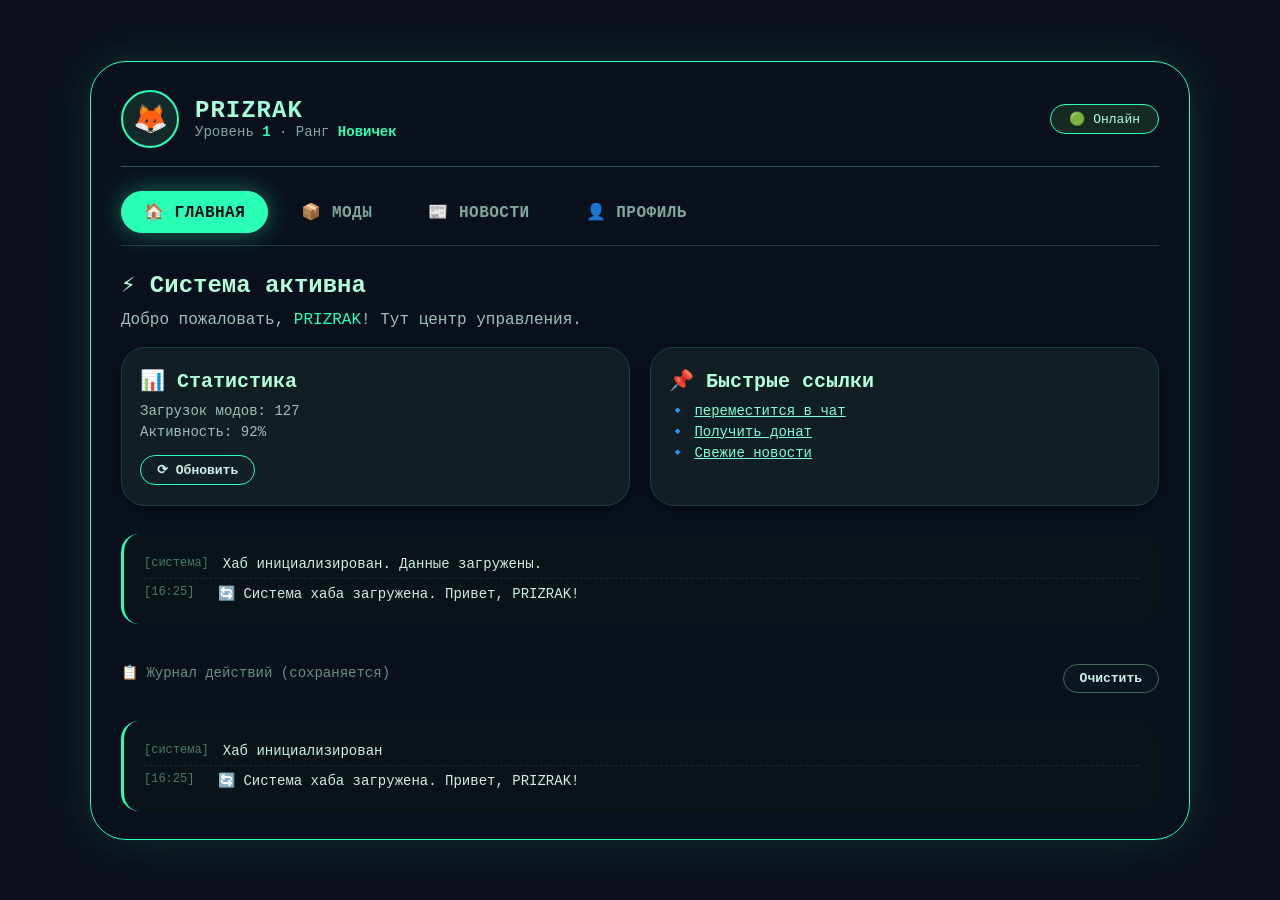
<file: darkpurple-main/darkpurple-main/darkglady/new.html>
<!DOCTYPE html>
<html lang="ru">
<head>
    <meta charset="UTF-8" />
    <meta name="viewport" content="width=device-width, initial-scale=1.0" />
    <link rel="stylesheet" href="css/style.css">
    <link rel="icon" href="img/i.ico" type="image/x-icon">
    <title>⚡ GLADY · Система Хаба</title>
</head>
<body>

    <div class="hub" id="app">

        <!-- Верхняя панель -->
        <div class="top-panel">
            <div class="user-block">
                <div class="avatar" id="avatarEmoji" title="Двойной клик — сменить аватар">🦊</div>
                <div class="user-info">
                    <div class="name" id="userName">PRIZRAK</div>
                    <div class="sub">Уровень <span id="userLevel">1</span> · Ранг <span id="userRank">новичек</span></div>
                </div>
            </div>
            <div class="badge-status" id="statusBadge">🟢 Онлайн</div>
        </div>

        <!-- НАВИГАЦИЯ (подсайты) -->
        <div class="nav-tabs">
            <button class="nav-tab active" data-page="main">🏠 Главная</button>
            <button class="nav-tab" data-page="mods">📦 Моды</button>
            <button class="nav-tab" data-page="news">📰 Новости</button>
            <button class="nav-tab" data-page="profile">👤 Профиль</button>
        </div>

        <!-- ======== СТРАНИЦЫ (подсайты) ======== -->

        <!-- ГЛАВНАЯ -->
        <div class="page active" id="page-main">
            <h2 style="color:#b3ffd9; margin-bottom:12px;">⚡ Система активна</h2>
            <p style="margin-bottom:18px; color:#a0c0b4;">Добро пожаловать, <span style="color:#2affb6;" id="greetName">Гипсик</span>! Тут центр управления.</p>
            <div class="grid-2">
                <div class="card">
                    <h3>📊 Статистика</h3>
                    <p>Загрузок модов: <span id="statDownloads">127</span></p>
                    <p>Активность: <span id="statActivity">92%</span></p>
                    <button class="btn btn-sm" id="refreshStatsBtn">⟳ Обновить</button>
                </div>
                <div class="card">
                    <h3>📌 Быстрые ссылки</h3>
                    <p>🔹 <a href="fornewdop/index.html" style="color:#7fffd4;" id="quickLink1">переместится в чат</a></p>
                    <p>🔹 <a href="fornewdop/shop.html" style="color:#7fffd4;" id="quickLink2">Получить донат</a></p>
                    <p>🔹 <a href="fornewdop/chatfornew.html" style="color:#7fffd4;" id="quickLink3">Свежие новости</a></p>
                </div>
            </div>
            <!-- мини-лог на главной -->
            <div class="log-box" id="mainLog">
                <div class="log-item"><span class="log-time">[система]</span> Хаб инициализирован. Данные загружены.</div>
            </div>
        </div>

        <!-- МОДЫ -->
        <div class="page" id="page-mods">
            <h2 style="color:#b3ffd9;">📦 Библиотека модов</h2>
            <p style="margin-bottom:16px; color:#8fb0a0;">Устанавливай, скачивай, управляй.</p>
            <div class="grid-2" id="modsContainer">
                <!-- карточки заполнятся из JS -->
            </div>
            <button class="btn" id="addModBtn">➕ Добавить мод</button>
        </div>
        <!-- НОВОСТИ -->
        <div class="page" id="page-news">
            <h2 style="color:#b3ffd9;">📰 Новостная лента</h2>
            <div id="newsContainer">
                <div class="card"><h3>🔹 сервер открывается</h3><p>переработан саит сервер и моды </p></div>
                <div class="card"><h3>🔹 Скидки на донат</h3><p>До конца недели все пожертвования удваиваются!</p></div>
                <div class="card"><h3>🔹 remyra в топе</h3><p>Наш проект вошёл в топ-10 по модам.</p></div>
            </div>
            <button class="btn btn-sm" id="addNewsBtn">➕ Добавить новость</button>
        </div>

        <!-- ПРОФИЛЬ -->
        <div class="page" id="page-profile">
            <h2 style="color:#b3ffd9;">👤 Профиль</h2><div style="display:flex; flex-wrap:wrap; gap:30px; margin:18px 0;">
                <div>
                    <p><strong>Имя:</strong> <span id="profileName">PRIZRAK</span></p>
                    <p><strong>Уровень:</strong> <span id="profileLevel">1</span></p>
                    <p><strong>Ранг:</strong> <span id="profileRank">новичек</span></p>
                    <p><strong>Всего действий:</strong> <span id="profileActions">1</span></p>
                </div>
                <div>
                    <p><strong>Дата регистрации:</strong> <span id="profileDate">2026-01-15</span></p>
                    <p><strong>Модов установлено:</strong> <span id="profileModsCount">8</span></p>
                    <button class="btn btn-sm" id="changeNameBtn">✏️ Сменить имя</button>
                    <button class="btn btn-sm" id="resetProfileBtn" style="border-color:#ff6b6b; color:#ff8a8a;">🔄 Сброс</button>
                </div>
            </div>
        </div>

        <!-- ===== ОБЩИЙ ЛОГ ДЕЙСТВИЙ (сохраняется) ===== -->
        <div style="margin-top:28px;">
            <div style="display:flex; justify-content:space-between; align-items:center; margin-bottom:6px;">
                <span style="color:#6a8f7a; font-size:14px;">📋 Журнал действий (сохраняется)</span>
                <button class="btn btn-sm" id="clearLogBtn" style="border-color:#4a6a5a;">Очистить</button>
            </div>
            <div class="log-box" id="globalLog">
                <!-- заполняется из localStorage -->
            </div>
        </div>
    </div>
    <script src="js/script.js"></script>
</body>
</html>
</file>
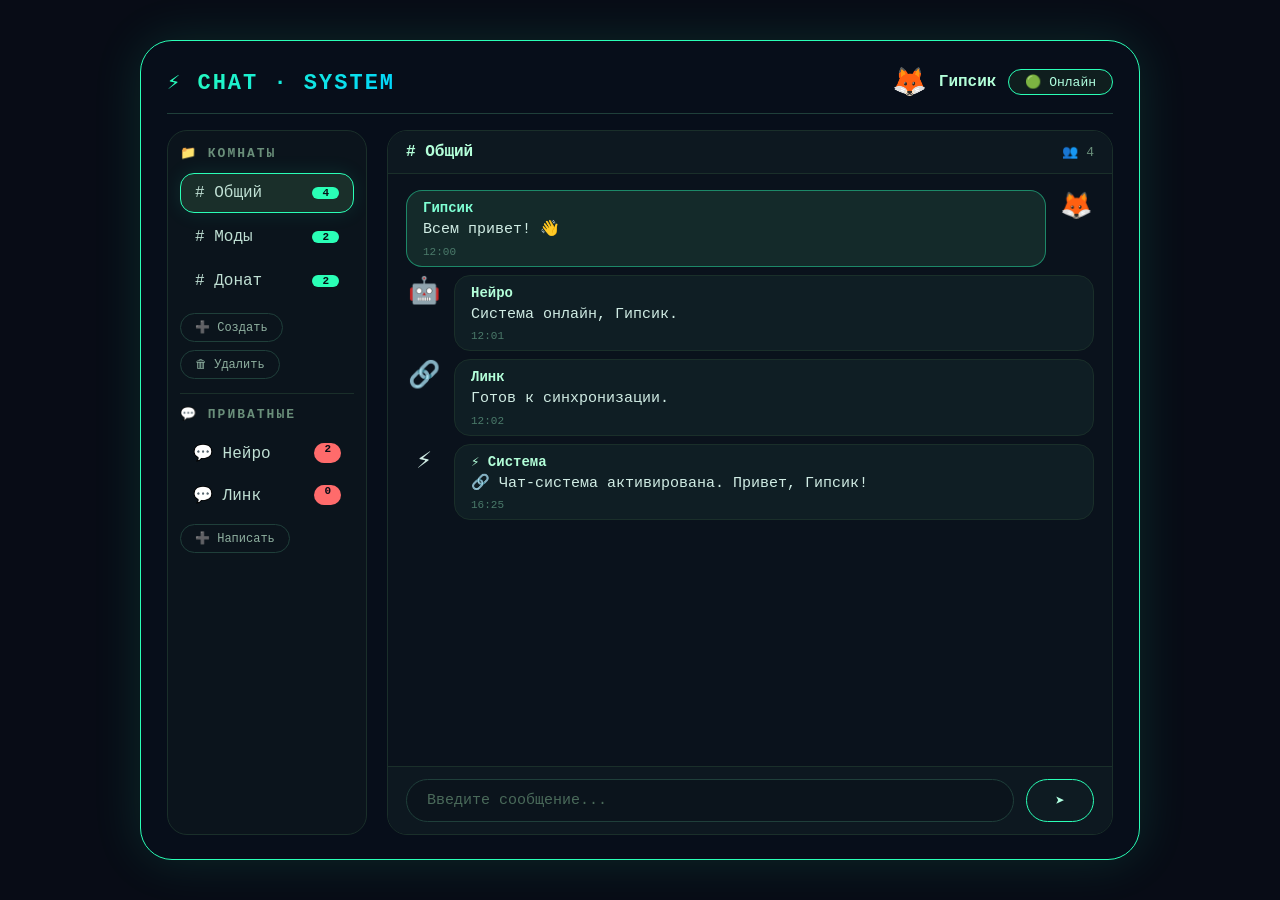
<file: darkpurple-main/darkpurple-main/darkglady/fornewdop/chatfornew.html>
<!DOCTYPE html>
<html lang="ru">
<head>
    <meta charset="UTF-8" />
    <meta name="viewport" content="width=device-width, initial-scale=1.0" />
    <title>⚡ GLADY · Система Чата</title>
    <style>
        /* ----- GLOBAL ----- */
        * {
            margin: 0;
            padding: 0;
            box-sizing: border-box;
        }

        body {
            background: #080c16;
            font-family: 'Segoe UI', 'Courier New', monospace;
            color: #d0ece4;
            padding: 16px;
            min-height: 100vh;
            display: flex;
            justify-content: center;
            align-items: center;
        }

        /* ----- ОКНО СИСТЕМЫ ЧАТА ----- */
        .chat-system {
            max-width: 1000px;
            width: 100%;
            background: rgba(8, 16, 28, 0.92);
            backdrop-filter: blur(12px);
            border: 1px solid #2affb6;
            border-radius: 32px;
            padding: 24px 26px;
            box-shadow: 0 0 50px rgba(42, 255, 182, 0.12);
            transition: 0.3s;
            display: flex;
            flex-direction: column;
            height: 92vh;
            max-height: 820px;
        }

        /* ----- HEADER ----- */
        .chat-header {
            display: flex;
            flex-wrap: wrap;
            justify-content: space-between;
            align-items: center;
            border-bottom: 1px solid #1f3f3a;
            padding-bottom: 14px;
            margin-bottom: 16px;
        }

        .chat-title {
            font-size: 22px;
            font-weight: 700;
            background: linear-gradient(135deg, #2affb6, #00d4ff);
            -webkit-background-clip: text;
            -webkit-text-fill-color: transparent;
            letter-spacing: 2px;
        }

        .chat-status {
            font-size: 13px;
            color: #7fa89a;
            border: 1px solid #2a5a4a;
            padding: 4px 16px;
            border-radius: 40px;
            background: #0f1e1e;
        }
        .chat-status.online {
            border-color: #2affb6;
            color: #b0ffe0;
        }

        .user-mini {
            display: flex;
            align-items: center;
            gap: 12px;
        }
        .user-mini .avatar-small {
            font-size: 28px;
            cursor: pointer;
            transition: 0.2s;
        }
        .user-mini .avatar-small:hover {
            transform: scale(1.1);
        }
        .user-mini .name-small {
            font-weight: 600;
            color: #b3ffd9;
        }

        /* ----- ОСНОВНАЯ СЕТКА: комнаты + сообщения ----- */
        .chat-grid {
            display: grid;
            grid-template-columns: 200px 1fr;
            gap: 20px;
            flex: 1;
            min-height: 0;
        }

        /* ----- КОМНАТЫ (слева) ----- */
        .rooms-panel {
            background: #0b141c;
            border-radius: 20px;
            padding: 14px 12px;
            border: 1px solid #1a2f2a;
            overflow-y: auto;
        }
        .rooms-panel h4 {
            color: #6a8f7a;
            font-size: 13px;
            text-transform: uppercase;
            letter-spacing: 2px;
            margin-bottom: 12px;
        }

        .room-item {
            padding: 10px 14px;
            border-radius: 14px;
            cursor: pointer;
            transition: 0.2s;
            margin-bottom: 4px;
            display: flex;
            justify-content: space-between;
            align-items: center;
            border: 1px solid transparent;
        }
        .room-item:hover {
            background: #142a2a;
            border-color: #1f3f3a;
        }
        .room-item.active {
            background: #1a2f2a;
            border-color: #2affb6;
            box-shadow: 0 0 20px rgba(42, 255, 182, 0.1);
        }
        .room-item .room-name {
            font-weight: 500;
            color: #c0e0d4;
        }
        .room-item .room-badge {
            background: #2affb6;
            color: #080c16;
            font-size: 11px;
            font-weight: 700;
            padding: 0 10px;
            border-radius: 40px;
            min-width: 20px;
            text-align: center;
        }

        .room-actions {
            margin-top: 12px;
            display: flex;
            gap: 8px;
            flex-wrap: wrap;
        }
        .btn-room {
            background: transparent;
            border: 1px solid #1f3f3a;
            color: #8fb0a0;
            padding: 6px 14px;
            border-radius: 40px;
            font-size: 12px;
            cursor: pointer;
            transition: 0.2s;
            font-family: inherit;
        }
        .btn-room:hover {
            border-color: #2affb6;
            color: #b3ffd9;
            background: #142a2a;
        }

        /* ----- ОБЛАСТЬ СООБЩЕНИЙ (центр) ----- */
        .messages-area {
            display: flex;
            flex-direction: column;
            background: #0a121c;
            border-radius: 20px;
            border: 1px solid #1a2f2a;
            overflow: hidden;
            min-height: 0;
        }

        .messages-header {
            padding: 12px 18px;
            border-bottom: 1px solid #1a2f2a;
            display: flex;
            justify-content: space-between;
            align-items: center;
            background: #0d1820;
        }
        .messages-header .room-title {
            font-weight: 600;
            color: #b3ffd9;
        }
        .messages-header .room-members {
            font-size: 13px;
            color: #6a8f7a;
        }

        .messages-container {
            flex: 1;
            overflow-y: auto;
            padding: 16px 18px;
            display: flex;
            flex-direction: column;
            gap: 8px;
        }

        /* ----- СООБЩЕНИЯ ----- */
        .msg {
            display: flex;
            gap: 12px;
            align-items: flex-start;
            animation: fadeMsg 0.25s ease;
        }
        @keyframes fadeMsg {
            0% {
                opacity: 0;
                transform: translateY(6px);
            }
            100% {
                opacity: 1;
                transform: translateY(0);
            }
        }

        .msg .msg-avatar {
            font-size: 26px;
            min-width: 36px;
            text-align: center;
            user-select: none;
        }
        .msg .msg-body {
            flex: 1;
            background: #0f1e24;
            padding: 8px 16px;
            border-radius: 16px;
            border: 1px solid #1a2f2a;
            word-break: break-word;
        }
        .msg .msg-body .msg-user {
            font-weight: 600;
            color: #b3ffd9;
            font-size: 14px;
        }
        .msg .msg-body .msg-user.me {
            color: #7fffd4;
        }
        .msg .msg-body .msg-text {
            margin-top: 2px;
            color: #d0ece4;
            font-size: 15px;
            line-height: 1.5;
        }
        .msg .msg-body .msg-time {
            font-size: 11px;
            color: #4a7a6a;
            margin-top: 4px;
            display: block;
        }

        .msg.own {
            flex-direction: row-reverse;
        }
        .msg.own .msg-body {
            background: #142a2a;
            border-color: #2affb670;
        }

        /* ----- ВВОД СООБЩЕНИЯ ----- */
        .input-area {
            display: flex;
            gap: 12px;
            padding: 12px 18px;
            border-top: 1px solid #1a2f2a;
            background: #0d1820;
        }
        .input-area input {
            flex: 1;
            background: #0b141c;
            border: 1px solid #1f3f3a;
            border-radius: 60px;
            padding: 12px 20px;
            color: #d0ece4;
            font-family: inherit;
            font-size: 15px;
            outline: none;
            transition: 0.2s;
        }
        .input-area input:focus {
            border-color: #2affb6;
            box-shadow: 0 0 20px rgba(42, 255, 182, 0.1);
        }
        .input-area input::placeholder {
            color: #4a6a5a;
        }
        .input-area .btn-send {
            background: transparent;border: 1px solid #2affb6;
            color: #b0ffe0;
            padding: 0 28px;
            border-radius: 60px;
            font-weight: 700;
            font-size: 16px;
            cursor: pointer;
            transition: 0.25s;
            font-family: inherit;
            background: rgba(20, 40, 40, 0.2);
        }
        .input-area .btn-send:hover {
            background: #2affb6;
            color: #080c16;
            box-shadow: 0 0 30px #2affb6;
        }

        /* ----- ПРИВАТНЫЕ СООБЩЕНИЯ (справа) ----- */
        .private-panel {
            display: none;
            background: #0b141c;
            border-radius: 20px;
            border: 1px solid #1a2f2a;
            padding: 14px;
            max-height: 300px;
            overflow-y: auto;
            margin-top: 12px;
        }
        .private-panel.active {
            display: block;
        }
        .private-panel h4 {
            color: #6a8f7a;
            font-size: 13px;
            text-transform: uppercase;
            letter-spacing: 1px;
            margin-bottom: 8px;
        }
        .private-item {
            padding: 8px 12px;
            border-radius: 12px;
            cursor: pointer;
            transition: 0.2s;
            display: flex;
            justify-content: space-between;
            border: 1px solid transparent;
            margin-bottom: 4px;
        }
        .private-item:hover {
            background: #142a2a;
            border-color: #1f3f3a;
        }
        .private-item .p-name {
            color: #c0e0d4;
        }
        .private-item .p-badge {
            background: #ff6b6b;
            color: #080c16;
            font-size: 11px;
            font-weight: 700;
            padding: 0 10px;
            border-radius: 40px;
        }

        /* ----- АДАПТИВ ----- */
        max-width: 700px {
            .chat-grid {
                grid-template-columns: 1fr;
            }
            .rooms-panel {
                max-height: 160px;
            }
            .chat-system {
                height: 96vh;
                padding: 16px;
            }
        }

        /* скролл */
        ::-webkit-scrollbar {
            width: 5px;
        }
        ::-webkit-scrollbar-track {
            background: #0b141c;
        }
        ::-webkit-scrollbar-thumb {
            background: #2affb6;
            border-radius: 10px;
        }
    </style>
</head>
<body>

    <div class="chat-system" id="chatApp">

        <!-- HEADER -->
        <div class="chat-header">
            <div class="chat-title">⚡ CHAT · SYSTEM</div>
            <div class="user-mini">
                <span class="avatar-small" id="chatAvatar" title="Двойной клик — сменить аватар">🦊</span>
                <span class="name-small" id="chatUserName">Гипсик</span>
                <span class="chat-status online" id="chatStatus">🟢 Онлайн</span>
            </div>
        </div>

        <!-- ОСНОВНАЯ СЕТКА -->
        <div class="chat-grid">

            <!-- КОМНАТЫ -->
            <div class="rooms-panel" id="roomsPanel">
                <h4>📁 Комнаты</h4>
                <div id="roomsList">
                    <!-- рендер из JS -->
                </div>
                <div class="room-actions">
                    <button class="btn-room" id="addRoomBtn">➕ Создать</button>
                    <button class="btn-room" id="deleteRoomBtn">🗑 Удалить</button>
                </div>
                <div style="margin-top:14px; border-top:1px solid #1a2f2a; padding-top:12px;">
                    <h4>💬 Приватные</h4>
                    <div id="privateList">
                        <!-- рендер из JS -->
                    </div>
                    <button class="btn-room" id="addPrivateBtn" style="margin-top:6px;">➕ Написать</button>
                </div>
            </div>

            <!-- СООБЩЕНИЯ -->
            <div class="messages-area">
                <div class="messages-header">
                    <span class="room-title" id="currentRoomTitle"># Общий</span>
                    <span class="room-members" id="roomMembers">👥 4</span>
                </div>

                <div class="messages-container" id="messagesContainer">
                    <!-- сообщения рендерятся из JS -->
                </div>

                <div class="input-area">
                    <input type="text" id="msgInput" placeholder="Введите сообщение..." />
                    <button class="btn-send" id="sendBtn">➤</button>
                </div>
            </div>
        </div>

        <!-- скрытый блок для приватных чатов (отображается внутри комнат) -->
        <div class="private-panel" id="privateChatPanel">
            <h4>💬 Приват с <span id="privateTargetName">—</span></h4>
            <div id="privateMessagesContainer" style="max-height:180px; overflow-y:auto; margin:8px 0;">
                <!-- приватные сообщения -->
            </div>
            <div style="display:flex; gap:8px;">
                <input type="text" id="privateMsgInput" placeholder="Приватное сообщение..." style="flex:1; background:#0b141c; border:1px solid #1f3f3a; border-radius:60px; padding:8px 16px; color:#d0ece4; font-family:inherit; outline:none;" />
                <button class="btn-room" id="privateSendBtn">➤</button>
            </div>
        </div>

    </div>

    <script>
        (function() {
            // ---------- ДАННЫЕ (localStorage) ----------
            const STORAGE_KEY = 'gipsik_chat_data';

            function defaultChatData() {
                return {
                    userName: 'Гипсик',
                    userAvatar: '🦊',
                    rooms: [
                        { id: 'room1', name: 'Общий', members: ['Гипсик', 'Нейро', 'Линк', 'Тень'] },
                        { id: 'room2', name: 'Моды', members: ['Гипсик', 'Кодер'] },
                        { id: 'room3', name: 'Донат', members: ['Гипсик', 'Меценат'] }
                    ],
                    currentRoom: 'room1',
                    messages: {
                        room1: [
                            { user: 'Гипсик', avatar: '🦊', text: 'Всем привет! 👋', time: '12:00' },
                            { user: 'Нейро', avatar: '🤖', text: 'Система онлайн, Гипсик.', time: '12:01' },
                            { user: 'Линк', avatar: '🔗', text: 'Готов к синхронизации.', time: '12:02' }
                        ],
                        room2: [
                            { user: 'Гипсик', avatar: '🦊', text: 'Новый мод залил.', time: '11:30' },
                            { user: 'Кодер', avatar: '💻', text: 'Проверю сегодня.', time: '11:32' }
                        ],
                        room3: [
                            { user: 'Гипсик', avatar: '🦊', text: 'Спасибо за поддержку! ❤️', time: '10:00' },
                            { user: 'Меценат', avatar: '⭐', text: 'Держите проект!', time: '10:05' }
                        ]
                    },
                    privateChats: {
                        // ключ — имя пользователя, значение — массив сообщений
                        'Нейро': [
                            { user: 'Гипсик', text: 'Привет, Нейро!', time: '11:00' },
                            { user: 'Нейро', text: 'Привет! Чем помочь?', time: '11:02' }
                        ]
                    },
                    privateList: ['Нейро', 'Линк']
                };
            }

            let data = loadData();

            function loadData() {
                try {
                    const raw = localStorage.getItem(STORAGE_KEY);
                    if (raw) {
                        const parsed = JSON.parse(raw);
                        // слияние с дефолтом
                        const def = defaultChatData();
                        for (let key in def) {
                            if (!(key in parsed)) parsed[key] = def[key];
                        }
                        // гарантируем, что все комнаты есть в messages
                        parsed.rooms.forEach(room => {
                            if (!parsed.messages[room.id]) parsed.messages[room.id] = [];
                        });return parsed;
                    }
                } catch (e) { console.warn('Загрузка чата сброшена'); }
                return defaultChatData();
            }

            function saveData() {
                localStorage.setItem(STORAGE_KEY, JSON.stringify(data));
            }

            // ---------- ВСПОМОГАТЕЛЬНЫЕ ----------
            function getTime() {
                return new Date().toLocaleTimeString('ru-RU', { hour: '2-digit', minute: '2-digit' });
            }

            function getCurrentRoomMessages() {
                return data.messages[data.currentRoom] || [];
            }

            function setCurrentRoomMessages(msgs) {
                data.messages[data.currentRoom] = msgs;
            }

            // ---------- РЕНДЕР ----------
            function renderAll() {
                renderRooms();
                renderMessages();
                renderPrivateList();
                updateHeader();
                renderPrivateChatPanel();
            }

            function renderRooms() {
                const container = document.getElementById('roomsList');
                container.innerHTML = '';
                data.rooms.forEach(room => {
                    const div = document.createElement('div');
                    div.className = 'room-item' + (room.id === data.currentRoom ? ' active' : '');
                    div.innerHTML = `
                        <span class="room-name"># ${room.name}</span>
                        <span class="room-badge">${room.members.length}</span>
                    `;
                    div.addEventListener('click', () => {
                        data.currentRoom = room.id;
                        // закрываем приватную панель
                        document.getElementById('privateChatPanel').classList.remove('active');
                        saveData();
                        renderAll();
                    });
                    container.appendChild(div);
                });
            }

            function renderMessages() {
                const container = document.getElementById('messagesContainer');
                const msgs = getCurrentRoomMessages();
                container.innerHTML = '';
                msgs.forEach(msg => {
                    const isOwn = msg.user === data.userName;
                    const div = document.createElement('div');
                    div.className = 'msg' + (isOwn ? ' own' : '');
                    div.innerHTML = `
                        <div class="msg-avatar">${msg.avatar || '👤'}</div>
                        <div class="msg-body">
                            <span class="msg-user ${isOwn ? 'me' : ''}">${msg.user}</span>
                            <div class="msg-text">${msg.text}</div>
                            <span class="msg-time">${msg.time || getTime()}</span>
                        </div>
                    `;
                    container.appendChild(div);
                });
                container.scrollTop = container.scrollHeight;
            }

            function renderPrivateList() {
                const container = document.getElementById('privateList');
                container.innerHTML = '';
                data.privateList.forEach(name => {
                    const div = document.createElement('div');
                    div.className = 'private-item';
                    const count = data.privateChats[name] ? data.privateChats[name].length : 0;
                    div.innerHTML = `
                        <span class="p-name">💬 ${name}</span>
                        <span class="p-badge">${count}</span>
                    `;
                    div.addEventListener('click', () => {
                        // открыть приватный чат
                        openPrivateChat(name);
                    });
                    container.appendChild(div);
                });
            }

            function renderPrivateChatPanel() {
                // панель отображается только когда активна
                // заполняется в openPrivateChat
            }

            function updateHeader() {
                const room = data.rooms.find(r => r.id === data.currentRoom);
                if (room) {
                    document.getElementById('currentRoomTitle').textContent = '# ' + room.name;
                    document.getElementById('roomMembers').textContent = '👥 ' + room.members.length;
                }
                document.getElementById('chatUserName').textContent = data.userName;
                document.getElementById('chatAvatar').textContent = data.userAvatar;
            }

            // ---------- ПРИВАТНЫЙ ЧАТ ----------
            let activePrivateTarget = null;

            function openPrivateChat(targetName) {
                activePrivateTarget = targetName;
                const panel = document.getElementById('privateChatPanel');
                panel.classList.add('active');
                document.getElementById('privateTargetName').textContent = targetName;
                // рендер сообщений
                const container = document.getElementById('privateMessagesContainer');
                const msgs = data.privateChats[targetName] || [];
                container.innerHTML = '';
                msgs.forEach(msg => {
                    const isOwn = msg.user === data.userName;
                    const div = document.createElement('div');
                    div.className = 'msg' + (isOwn ? ' own' : '');
                    div.style.marginBottom = '6px';
                    div.innerHTML = `
                        <div class="msg-avatar" style="font-size:20px;">${isOwn ? data.userAvatar : '👤'}</div>
                        <div class="msg-body" style="padding:6px 14px;">
                            <span class="msg-user ${isOwn ? 'me' : ''}" style="font-size:13px;">${msg.user}</span>
                            <div class="msg-text" style="font-size:14px;">${msg.text}</div>
                            <span class="msg-time">${msg.time || getTime()}</span>
                        </div>
                    `;
                    container.appendChild(div);
                });
                container.scrollTop = container.scrollHeight;
            }

            // ---------- ОТПРАВКА СООБЩЕНИЙ ----------
            function sendMessage(text) {
                if (!text || text.trim() === '') return;
                const msg = {
                    user: data.userName,
                    avatar: data.userAvatar,
                    text: text.trim(),
                    time: getTime()
                };
                const msgs = getCurrentRoomMessages();
                msgs.push(msg);
                setCurrentRoomMessages(msgs);
                saveData();
                renderMessages();
                document.getElementById('msgInput').value = '';
            }

            function sendPrivateMessage(text) {
                if (!text || text.trim() === '' || !activePrivateTarget) return;
                const target = activePrivateTarget;
                if (!data.privateChats[target]) data.privateChats[target] = [];
                const msg = {
                    user: data.userName,
                    text: text.trim(),
                    time: getTime()
                };
                data.privateChats[target].push(msg);
                saveData();
                openPrivateChat(target); // перерендер
                document.getElementById('privateMsgInput').value = '';
                // также обновить список приватных
                renderPrivateList();
            }

            // ---------- СОБЫТИЯ ----------
            document.getElementById('sendBtn').addEventListener('click', () => {
                const input = document.getElementById('msgInput');
                sendMessage(input.value);
            });

            document.getElementById('msgInput').addEventListener('keydown', (e) => {
                if (e.key === 'Enter') {
                    e.preventDefault();
                    sendMessage(e.target.value);
                }
            });

            document.getElementById('privateSendBtn').addEventListener('click', () => {
                const input = document.getElementById('privateMsgInput');
                sendPrivateMessage(input.value);
            });

            document.getElementById('privateMsgInput').addEventListener('keydown', (e) => {
                if (e.key === 'Enter') {
                    e.preventDefault();
                    sendPrivateMessage(e.target.value);
                }
            });

            // Создать комнату
            document.getElementById('addRoomBtn').addEventListener('click', () => {
                const name = prompt('Название комнаты:');
                if (name && name.trim()) {
                    const id = 'room' + Date.now();
                    data.rooms.push({ id, name: name.trim(), members: [data.userName] });
                    data.messages[id] = [];
                    data.currentRoom = id;
                    saveData();
                    renderAll();
                }
            });

            // Удалить комнату
            document.getElementById('deleteRoomBtn').addEventListener('click', () => {
                if (data.rooms.length <= 1) {
                    alert('Нельзя удалить последнюю комнату.');
                    return;
                }
                const room = data.rooms.find(r => r.id === data.currentRoom);
                if (room && confirm(`Удалить комнату «${room.name}»?`)) {
                    data.rooms = data.rooms.filter(r => r.id !== data.currentRoom);
                    delete data.messages[data.currentRoom];
                    data.currentRoom = data.rooms[0].id;
                    saveData();
                    renderAll();
                }
            });

            // Добавить приватный контакт
            document.getElementById('addPrivateBtn').addEventListener('click', () => {
                const name = prompt('Имя пользователя для приватного чата:');
                if (name && name.trim() && name.trim() !== data.userName) {
                    const target = name.trim();
                    if (!data.privateList.includes(target)) {
                        data.privateList.push(target);
                        if (!data.privateChats[target]) data.privateChats[target] = [];
                        saveData();
                        renderAll();
                        openPrivateChat(target);
                    } else {
                        alert('Такой контакт уже есть.');
                    }
                }
            });

            // Сменить аватар (двойной клик)
            document.getElementById('chatAvatar').addEventListener('dblclick', () => {
                const emojis = ['🦊', '🐉', '⚡', '🌀', '🌙', '⭐', '🔥', '💠', '🎮', '👾', '🤖', '👻', '🌈'];
                const current = data.userAvatar;
                let next = emojis[Math.floor(Math.random() * emojis.length)];
                while (next === current && emojis.length > 1) next = emojis[Math.floor(Math.random() * emojis.length)];
                data.userAvatar = next;
                saveData();
                renderAll();
                // обновить аватар в сообщениях (только новые будут с новым)
            });

            // Сменить имя (клик по имени)
            document.getElementById('chatUserName').addEventListener('dblclick', () => {
                const newName = prompt('Введите новое имя:', data.userName);
                if (newName && newName.trim() !== '') {
                    data.userName = newName.trim();
                    saveData();
                    renderAll();
                }
            });

            // ---------- СИСТЕМНОЕ СООБЩЕНИЕ ПРИ ЗАГРУЗКЕ ----------
            function addSystemMessage(text) {
                const msgs = getCurrentRoomMessages();
                msgs.push({
                    user: '⚡ Система',
                    avatar: '⚡',
                    text: text,
                    time: getTime()
                });
                setCurrentRoomMessages(msgs);
                saveData();
                renderMessages();}

            // ---------- ИНИЦИАЛИЗАЦИЯ ----------
            renderAll();
            addSystemMessage('🔗 Чат-система активирована. Привет, ' + data.userName + '!');

            // автосохранение при уходе
            window.addEventListener('beforeunload', saveData);

            // если переключили комнату — закрываем приват
            document.querySelectorAll('.room-item').forEach(el => {
                // уже через рендер, но добавим дополнительно
            });

            // клик вне приватной панели — можно закрыть, но оставим как есть

            console.log('⚡ Чат-система загружена!');
        })();
    </script>

</body>
</html>
</file>
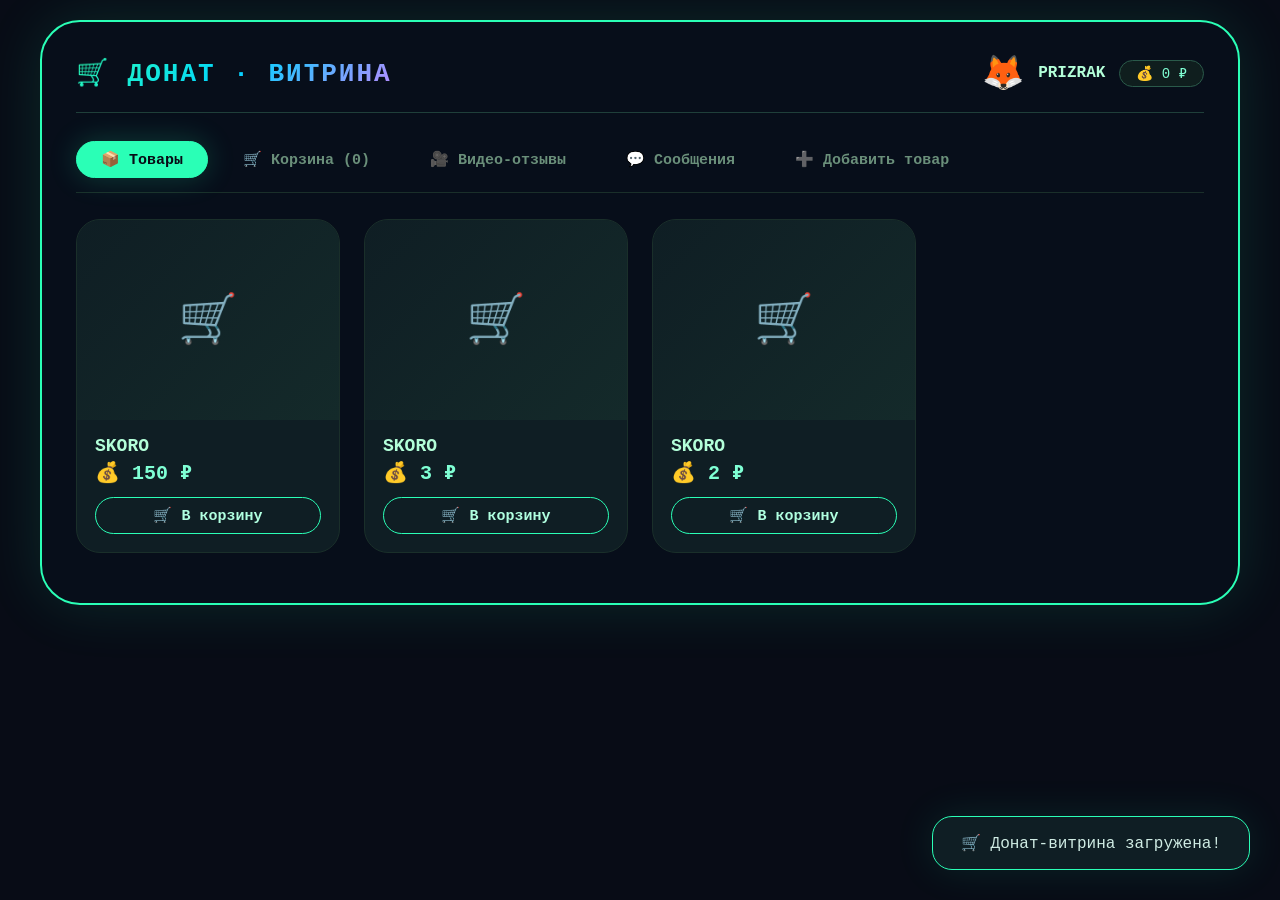
<file: darkpurple-main/darkpurple-main/darkglady/fornewdop/shop.html>
<!DOCTYPE html>
<html lang="ru">
<head>
    <meta charset="UTF-8" />
    <meta name="viewport" content="width=device-width, initial-scale=1.0" />
    <title>⚡ GLADY · Донат-Витрина</title>
    <style>
        /* ----- GLOBAL ----- */
        * {
            margin: 0;
            padding: 0;
            box-sizing: border-box;
        }

        body {
            background: #080c16;
            font-family: 'Segoe UI', 'Courier New', monospace;
            color: #d0ece4;
            min-height: 100vh;
            padding: 20px;
        }

        /* ----- ОСНОВНОЙ КОНТЕЙНЕР ----- */
        .shop-system {
            max-width: 1200px;
            margin: 0 auto;
            background: rgba(8, 16, 28, 0.92);
            backdrop-filter: blur(12px);
            border: 2px solid #2affb6;
            border-radius: 40px;
            padding: 30px 34px;
            box-shadow: 0 0 60px rgba(42, 255, 182, 0.12);
        }

        /* ----- ШАПКА ----- */
        .shop-header {
            display: flex;
            flex-wrap: wrap;
            justify-content: space-between;
            align-items: center;
            border-bottom: 1px solid #1f3f3a;
            padding-bottom: 18px;
            margin-bottom: 28px;
            gap: 16px;
        }

        .shop-title {
            font-size: 26px;
            font-weight: 800;
            background: linear-gradient(135deg, #2affb6, #00d4ff, #b88aff);
            -webkit-background-clip: text;
            -webkit-text-fill-color: transparent;
            letter-spacing: 2px;
        }

        .shop-user {
            display: flex;
            align-items: center;
            gap: 14px;
        }
        .shop-user .avatar {
            font-size: 34px;
            cursor: pointer;
            transition: 0.3s;
        }
        .shop-user .avatar:hover {
            transform: scale(1.1) rotate(-5deg);
        }
        .shop-user .name {
            font-weight: 600;
            color: #b3ffd9;
        }
        .shop-user .balance {
            background: #0f1e1e;
            padding: 4px 16px;
            border-radius: 40px;
            border: 1px solid #2a5a4a;
            font-size: 14px;
            color: #7fffd4;
        }

        /* ----- НАВИГАЦИЯ (вкладки) ----- */
        .shop-nav {
            display: flex;
            flex-wrap: wrap;
            gap: 10px;
            margin-bottom: 26px;
            border-bottom: 1px solid #1a2f2a;
            padding-bottom: 14px;
        }

        .shop-nav button {
            background: transparent;
            border: none;
            color: #6a8f7a;
            padding: 8px 24px;
            font-size: 15px;
            font-weight: 600;
            cursor: pointer;
            border-radius: 40px;
            transition: 0.25s;
            font-family: inherit;
            border: 1px solid transparent;
        }
        .shop-nav button:hover {
            color: #d0ece4;
            background: #142a2a;
        }
        .shop-nav button.active {
            background: #2affb6;
            color: #080c16;
            border-color: #2affb6;
            box-shadow: 0 0 30px rgba(42, 255, 182, 0.2);
        }

        /* ----- СТРАНИЦЫ ----- */
        .shop-page {
            display: none;
            animation: fadePage 0.3s ease;
        }
        .shop-page.active {
            display: block;
        }

        @keyframes fadePage {
            0% { opacity: 0.3; transform: translateY(8px); }
            100% { opacity: 1; transform: translateY(0); }
        }

        /* ----- СЕТКА ТОВАРОВ ----- */
        .products-grid {
            display: grid;
            grid-template-columns: repeat(auto-fill, minmax(240px, 1fr));
            gap: 24px;
            margin: 20px 0;
        }

        .product-card {
            background: #0f1e24;
            border-radius: 24px;
            border: 1px solid #1a2f2a;
            overflow: hidden;
            transition: 0.3s;
            cursor: pointer;
        }
        .product-card:hover {
            transform: translateY(-6px);
            border-color: #2affb6;
            box-shadow: 0 12px 40px rgba(42, 255, 182, 0.08);
        }

        .product-card .product-image {
            width: 100%;
            height: 200px;
            object-fit: cover;
            background: #0b141c;
            display: block;
        }

        .product-card .product-image-placeholder {
            width: 100%;
            height: 200px;
            background: linear-gradient(135deg, #0f1e24, #142a2a);
            display: flex;
            align-items: center;
            justify-content: center;
            font-size: 48px;
            color: #2a5a4a;
        }

        .product-card .product-info {
            padding: 16px 18px 18px;
        }
        .product-card .product-name {
            font-size: 18px;
            font-weight: 600;
            color: #b3ffd9;
            margin-bottom: 4px;
        }
        .product-card .product-price {
            color: #7fffd4;
            font-size: 20px;
            font-weight: 700;
        }
        .product-card .product-desc {
            color: #8fb0a0;
            font-size: 14px;
            margin: 6px 0 12px;
            line-height: 1.4;
        }
        .product-card .btn-buy {
            background: transparent;
            border: 1px solid #2affb6;
            color: #b0ffe0;
            padding: 8px 24px;
            border-radius: 60px;
            font-weight: 600;
            cursor: pointer;
            transition: 0.25s;
            font-family: inherit;
            width: 100%;
            font-size: 15px;
        }
        .product-card .btn-buy:hover {
            background: #2affb6;
            color: #080c16;
            box-shadow: 0 0 30px #2affb6;
        }
        .product-card .btn-buy:disabled {
            opacity: 0.4;
            cursor: not-allowed;
        }

        /* ----- КОРЗИНА ----- */
        .cart-item {
            display: flex;
            align-items: center;
            gap: 20px;
            background: #0f1e24;
            border-radius: 16px;
            padding: 14px 18px;
            border: 1px solid #1a2f2a;
            margin-bottom: 12px;
            flex-wrap: wrap;
        }
        .cart-item img {
            width: 60px;
            height: 60px;
            object-fit: cover;
            border-radius: 12px;
            background: #0b141c;
        }
        .cart-item .cart-info {
            flex: 1;
        }
        .cart-item .cart-name {
            font-weight: 600;
            color: #b3ffd9;
        }
        .cart-item .cart-price {
            color: #7fffd4;
        }
        .cart-item .btn-remove {
            background: transparent;
            border: 1px solid #ff6b6b;
            color: #ff8a8a;
            padding: 4px 16px;
            border-radius: 40px;
            cursor: pointer;
            transition: 0.2s;
            font-family: inherit;
        }
        .cart-item .btn-remove:hover {
            background: #ff6b6b;
            color: #080c16;
        }

        .cart-total {
            text-align: right;
            font-size: 22px;
            font-weight: 700;
            color: #b3ffd9;
            margin: 20px 0;
            padding: 16px;
            border-top: 1px solid #1a2f2a;
        }

        /* ----- ВИДЕО-ОТЗЫВЫ ----- */
        .video-grid {
            display: grid;
            grid-template-columns: repeat(auto-fill, minmax(280px, 1fr));
            gap: 24px;
            margin: 20px 0;
        }

        .video-card {
            background: #0f1e24;
            border-radius: 24px;
            border: 1px solid #1a2f2a;
            overflow: hidden;
            transition: 0.3s;
        }
        .video-card:hover {
            border-color: #2affb6;
            transform: translateY(-3px);
        }
        .video-card .video-wrapper {
            position: relative;
            padding-bottom: 56.25%;
            height: 0;
            overflow: hidden;
        }
        .video-card .video-wrapper iframe {
            position: absolute;
            top: 0;
            left: 0;
            width: 100%;
            height: 100%;
            border: none;
        }
        .video-card .video-info {
            padding: 14px 18px;
        }
        .video-card .video-author {
            font-weight: 600;
            color: #b3ffd9;
        }
        .video-card .video-text {
            color: #8fb0a0;
            font-size: 14px;
            margin-top: 4px;
        }

        /* ----- СООБЩЕНИЯ/ОТЗЫВЫ ----- */
        .message-item {
            background: #0f1e24;
            border-radius: 16px;
            padding: 16px 20px;
            border: 1px solid #1a2f2a;
            margin-bottom: 12px;
            transition: 0.2s;
        }
        .message-item:hover {
            border-color: #2a5a4a;
        }
        .message-item .msg-header {
            display: flex;
            justify-content: space-between;
            align-items: center;
            margin-bottom: 6px;
        }
        .message-item .msg-user {
            font-weight: 600;
            color: #b3ffd9;
        }
        .message-item .msg-time {
            font-size: 12px;
            color: #4a7a6a;
        }
        .message-item .msg-text {
            color: #d0ece4;
            line-height: 1.5;
        }
        .message-item .msg-rating {
            color: #ffd93d;
            letter-spacing: 2px;
        }

        /* ----- ФОРМЫ ----- */
        .form-group {
            margin: 16px 0;
        }
        .form-group label {
            display: block;
            color: #8fb0a0;
            font-size: 14px;
            margin-bottom: 4px;
        }
        .form-group input,
        .form-group textarea {
            width: 100%;
            background: #0b141c;
            border: 1px solid #1f3f3a;
            border-radius: 16px;
            padding: 12px 18px;
            color: #d0ece4;
            font-family: inherit;
            font-size: 15px;
            transition: 0.2s;
            outline: none;
        }
        .form-group input:focus,
        .form-group textarea:focus {
            border-color: #2affb6;
            box-shadow: 0 0 20px rgba(42, 255, 182, 0.05);
        }
        .form-group textarea {
            resize: vertical;
            min-height: 80px;
        }

        .btn-primary {
            background: #2affb6;
            border: none;
            color: #080c16;
            padding: 12px 32px;
            border-radius: 60px;
            font-weight: 700;
            font-size: 16px;
            cursor: pointer;
            transition: 0.25s;
            font-family: inherit;
        }
        .btn-primary:hover {
            box-shadow: 0 0 40px rgba(42, 255, 182, 0.3);
            transform: scale(1.02);
        }

        .btn-secondary {
            background: transparent;
            border: 1px solid #1f3f3a;
            color: #8fb0a0;
            padding: 10px 28px;
            border-radius: 60px;
            font-weight: 600;
            cursor: pointer;
            transition: 0.25s;
            font-family: inherit;
        }
        .btn-secondary:hover {
            border-color: #2affb6;
            color: #b3ffd9;
            background: #142a2a;
        }

        /* ----- АДАПТИВ ----- */
        max-width: 700px {
            .shop-system {
                padding: 16px;
            }
            .products-grid {
                grid-template-columns: repeat(auto-fill, minmax(180px, 1fr));
            }
            .shop-header {
                flex-direction: column;
                align-items: start;
            }
        }

        /* ----- СКРОЛЛ ----- */
        ::-webkit-scrollbar {
            width: 5px;
        }
        ::-webkit-scrollbar-track {
            background: #0b141c;
        }
        ::-webkit-scrollbar-thumb {
            background: #2affb6;
            border-radius: 10px;
        }

        /* уведомление */
        .toast {
            position: fixed;
            bottom: 30px;
            right: 30px;
            background: #0f1e24;
            border: 1px solid #2affb6;
            padding: 16px 28px;
            border-radius: 20px;
            color: #d0ece4;
            box-shadow: 0 0 40px rgba(42, 255, 182, 0.1);
            animation: slideUp 0.4s ease;
            z-index: 999;
        }
        @keyframes slideUp {
            0% { opacity: 0; transform: translateY(30px); }
            100% { opacity: 1; transform: translateY(0); }
        }
    </style>
</head>
<body>

    <div class="shop-system" id="shopApp">

        <!-- ШАПКА -->
        <div class="shop-header">
            <div class="shop-title">🛒 ДОНАТ · ВИТРИНА</div>
            <div class="shop-user">
                <span class="avatar" id="shopAvatar" title="Двойной клик — сменить">🦊</span>
                <span class="name" id="shopUserName">oldName</span>
                <span class="balance">💰 <span id="userBalance">0
                </span> ₽</span>
            </div>
        </div>

        <!-- НАВИГАЦИЯ -->
        <div class="shop-nav">
            <button class="active" data-page="catalog">📦 Товары</button>
            <button data-page="cart">🛒 Корзина (<span id="cartCount">0</span>)</button>
            <button data-page="reviews">🎥 Видео-отзывы</button>
            <button data-page="messages">💬 Сообщения</button>
            <button data-page="addproduct">➕ Добавить товар</button>
        </div>

        <!-- ===== СТРАНИЦА: КАТАЛОГ ===== -->
        <div class="shop-page active" id="page-catalog">
            <div class="products-grid" id="productsContainer">
                <!-- рендер из JS -->
            </div>
        </div>

        <!-- ===== СТРАНИЦА: КОРЗИНА ===== -->
        <div class="shop-page" id="page-cart">
            <div id="cartContainer">
                <!-- рендер из JS -->
            </div>
            <div style="display:flex; gap:16px; flex-wrap:wrap; margin-top:16px;">
                <button class="btn-primary" id="checkoutBtn">💳 Оформить заказ</button>
                <button class="btn-secondary" id="clearCartBtn">🗑 Очистить</button>
            </div>
        </div>

        <!-- ===== СТРАНИЦА: ВИДЕО-ОТЗЫВЫ ===== -->
        <div class="shop-page" id="page-reviews">
            <div style="display:flex; justify-content:space-between; align-items:center; flex-wrap:wrap; margin-bottom:16px;">
                <h2 style="color:#b3ffd9;">🎥 Видео-отзывы</h2>
                <button class="btn-secondary" id="addVideoBtn">➕ Добавить видео</button>
            </div>
            <div class="video-grid" id="videoContainer">
                <!-- рендер из JS -->
            </div>
        </div>

        <!-- ===== СТРАНИЦА: СООБЩЕНИЯ ===== -->
        <div class="shop-page" id="page-messages">
            <div style="display:flex; justify-content:space-between; align-items:center; flex-wrap:wrap; margin-bottom:16px;">
                <h2 style="color:#b3ffd9;">💬 Отзывы и сообщения</h2>
                <button class="btn-secondary" id="addMessageBtn">✏️ Написать</button>
            </div>
            <div id="messagesContainer">
                <!-- рендер из JS -->
            </div>
        </div>

        <!-- ===== СТРАНИЦА: ДОБАВИТЬ ТОВАР ===== -->
        <div class="shop-page" id="page-addproduct">
            <h2 style="color:#b3ffd9; margin-bottom:16px;">➕ Добавить товар</h2>
            <div class="form-group">
                <label>Название товара</label>
                <input type="text" id="productNameInput" placeholder="Например: iron_block" />
            </div>
            <div class="form-group">
                <label>Цена (₽)</label>
                <input type="number" id="productPriceInput" placeholder="1-200" />
            </div>
            <div class="form-group">
                <label>Описание</label>
                <textarea id="productDescInput" placeholder="Краткое описание..."></textarea>
            </div>
            <div class="form-group">
                <label>Ссылка на изображение (URL)</label>
                <input type="text" id="productImageInput" placeholder="https://example.com/image.jpg" />
                <div style="font-size:13px; color:#4a7a6a; margin-top:4px;">Если оставить пустым — будет иконка-заглушка</div>
            </div>
            <button class="btn-primary" id="addProductBtn">➕ Добавить в каталог</button>
        </div>

    </div>

    <script>
        (function() {
            // ---------- ДАННЫЕ (localStorage) ----------
            const STORAGE_KEY = 'gipsik_shop_data';

            function defaultShopData() {
                return {
                    userName: 'PRIZRAK',
                    userAvatar: '🦊',
                    balance: 0,
                    products: [
                        {
                            id: 'p1',
                            name: 'SKORO',
                            price: 150,
                            desc: '',
                            image: ''
                        },
                        {
                            id: 'p2',
                            name: 'SKORO',
                            price: 3,
                            desc: '',
                            image: ''
                        },
                        {
                            id: 'p3',
                            name: 'SKORO',
                            price: 2,
                            desc: '',
                            image: ''
                        }
                    ],
                    cart: [],
                    videos: [
                        { id: 'v1', url: '1', author: '1', text: '1' },
                        { id: 'v2', url: '1', author: '1', text: '1' }
                    ],
                    messages: [
                        { id: 'm1', user: 'Линк', text: '1', rating: 5, time: '12:00' },
                        { id: 'm2', user: 'Тень', text: '1', rating: 5, time: '11:30' },
                        { id: 'm3', user: 'Кодер', text: 'Удобная система доната. Буду ещё заказывать.', rating: 4, time: '10:15' }
                    ]
                };
            }

            let data = loadData();

            function loadData() {
                try {
                    const raw = localStorage.getItem(STORAGE_KEY);
                    if (raw) {
                        const parsed = JSON.parse(raw);
                        const def = defaultShopData();
                        for (let key in def) {
                            if (!(key in parsed)) parsed[key] = def[key];
                        }
                        return parsed;
                    }
                } catch (e) { console.warn('Загрузка магазина сброшена'); }
                return defaultShopData();
            }

            function saveData() {
                localStorage.setItem(STORAGE_KEY, JSON.stringify(data));
            }

            // ---------- ВСПОМОГАТЕЛЬНЫЕ ----------
            function getTime() {
                return new Date().toLocaleTimeString('ru-RU', { hour: '2-digit', minute: '2-digit' });
            }

            function generateId() {
                return Date.now().toString(36) + Math.random().toString(36).slice(2, 6);
            }

            function showToast(message) {
                const existing = document.querySelector('.toast');
                if (existing) existing.remove();
                const div = document.createElement('div');
                div.className = 'toast';
                div.textContent = message;
                document.body.appendChild(div);
                setTimeout(() => div.remove(), 3000);
            }

            // ---------- РЕНДЕР ----------
            function renderAll() {
                renderProducts();
                renderCart();
                renderVideos();
                renderMessages();
                updateHeader();
                updateCartCount();
            }

            function renderProducts() {
                const container = document.getElementById('productsContainer');
                container.innerHTML = '';
                data.products.forEach(product => {
                    const div = document.createElement('div');
                    div.className = 'product-card';
                    const imgHtml = product.image ?
                        `<img src="${product.image}" alt="${product.name}" class="product-image" onerror="this.style.display='none';this.nextElementSibling.style.display='flex'" />` :
                        '';
                    div.innerHTML = `
                        ${imgHtml}
                        <div class="product-image-placeholder" style="${product.image ? 'display:none;' : ''}">🛒</div>
                        <div class="product-info">
                            <div class="product-name">${product.name}</div>
                            <div class="product-price">💰 ${product.price} ₽</div>
                            <div class="product-desc">${product.desc || ''}</div>
                            <button class="btn-buy" data-id="${product.id}">🛒 В корзину</button>
                        </div>
                    `;
                    container.appendChild(div);
                });

                // события на кнопки "В корзину"
                document.querySelectorAll('.btn-buy').forEach(btn => {
                    btn.addEventListener('click', function() {
                        const id = this.dataset.id;
                        addToCart(id);
                    });
                });
            }

            function renderCart() {
                const container = document.getElementById('cartContainer');
                if (data.cart.length === 0) {
                    container.innerHTML = '<p style="color:#6a8f7a; text-align:center; padding:40px 0;">Корзина пуста 🛒</p>';
                    return;
                }

                let total = 0;
                container.innerHTML = '';
                data.cart.forEach((item, index) => {
                    const product = data.products.find(p => p.id === item.id);
                    if (!product) return;
                    total += product.price * item.quantity;
                    const div = document.createElement('div');
                    div.className = 'cart-item';
                    div.innerHTML = `
                        <img src="${product.image || ''}" onerror="this.src=''" />
                        <div class="cart-info">
                            <div class="cart-name">${product.name}</div>
                            <div class="cart-price">${product.price} ₽ × ${item.quantity}</div>
                        </div>
                        <button class="btn-remove" data-index="${index}">✕</button>
                    `;
                    container.appendChild(div);
                });

                // итог
                const totalDiv = document.createElement('div');
                totalDiv.className = 'cart-total';
                totalDiv.textContent = `💰 Итого: ${total} ₽`;
                container.appendChild(totalDiv);

                // удаление из корзины
                document.querySelectorAll('.btn-remove').forEach(btn => {
                    btn.addEventListener('click', function() {
                        const idx = parseInt(this.dataset.index);
                        data.cart.splice(idx, 1);
                        saveData();
                        renderAll();
                        showToast('🗑 Товар удалён из корзины');
                    });
                });
            }

            function renderVideos() {
                const container = document.getElementById('videoContainer');
                container.innerHTML = '';
                data.videos.forEach(video => {
                    const div = document.createElement('div');div.className = 'video-card';
                    div.innerHTML = `
                        <div class="video-wrapper">
                            <iframe src="${video.url}" allowfullscreen loading="lazy"></iframe>
                        </div>
                        <div class="video-info">
                            <div class="video-author">👤 ${video.author}</div>
                            <div class="video-text">${video.text}</div>
                            <button class="btn-secondary" style="margin-top:8px; font-size:12px; padding:4px 16px;" data-id="${video.id}">🗑 Удалить</button>
                        </div>
                    `;
                    container.appendChild(div);
                });

                document.querySelectorAll('.video-card .btn-secondary').forEach(btn => {
                    btn.addEventListener('click', function() {
                        const id = this.dataset.id;
                        data.videos = data.videos.filter(v => v.id !== id);
                        saveData();
                        renderAll();
                        showToast('🎥 Видео удалено');
                    });
                });
            }

            function renderMessages() {
                const container = document.getElementById('messagesContainer');
                container.innerHTML = '';
                data.messages.forEach(msg => {
                    const div = document.createElement('div');
                    div.className = 'message-item';
                    const stars = '⭐'.repeat(msg.rating || 0) + '☆'.repeat(5 - (msg.rating || 0));
                    div.innerHTML = `
                        <div class="msg-header">
                            <span class="msg-user">${msg.user}</span>
                            <span class="msg-time">${msg.time || ''}</span>
                        </div>
                        <div class="msg-rating">${stars}</div>
                        <div class="msg-text">${msg.text}</div>
                        <button class="btn-secondary" style="margin-top:8px; font-size:12px; padding:4px 16px;" data-id="${msg.id}">🗑 Удалить</button>
                    `;
                    container.appendChild(div);
                });

                document.querySelectorAll('.message-item .btn-secondary').forEach(btn => {
                    btn.addEventListener('click', function() {
                        const id = this.dataset.id;
                        data.messages = data.messages.filter(m => m.id !== id);
                        saveData();
                        renderAll();
                        showToast('💬 Сообщение удалено');
                    });
                });
            }

            function updateHeader() {
                document.getElementById('shopUserName').textContent = data.userName;
                document.getElementById('shopAvatar').textContent = data.userAvatar;
                document.getElementById('userBalance').textContent = data.balance;
            }

            function updateCartCount() {
                const count = data.cart.reduce((sum, item) => sum + item.quantity, 0);
                document.getElementById('cartCount').textContent = count;
            }

            // ---------- ДЕЙСТВИЯ ----------
            function addToCart(productId) {
                const product = data.products.find(p => p.id === productId);
                if (!product) return;

                const existing = data.cart.find(item => item.id === productId);
                if (existing) {
                    existing.quantity += 1;
                } else {
                    data.cart.push({ id: productId, quantity: 1 });
                }
                saveData();
                renderAll();
                showToast(`✅ ${product.name} добавлен в корзину`);
            }

            function checkout() {
                if (data.cart.length === 0) {
                    showToast('❌ Корзина пуста');
                    return;
                }

                let total = 0;
                data.cart.forEach(item => {
                    const product = data.products.find(p => p.id === item.id);
                    if (product) total += product.price * item.quantity;
                });

                if (data.balance < total) {
                    showToast(`❌ Недостаточно средств! Нужно ${total} ₽, у вас ${data.balance} ₽`);
                    return;
                }

                data.balance -= total;
                data.cart = [];
                saveData();
                renderAll();
                showToast(`✅ Заказ оформлен на ${total} ₽! Спасибо! ❤️`);
            }

            // ---------- СОБЫТИЯ ----------

            // Навигация
            document.querySelectorAll('.shop-nav button').forEach(btn => {
                btn.addEventListener('click', function() {
                    document.querySelectorAll('.shop-nav button').forEach(b => b.classList.remove('active'));
                    this.classList.add('active');
                    const page = this.dataset.page;
                    document.querySelectorAll('.shop-page').forEach(p => p.classList.remove('active'));
                    document.getElementById('page-' + page).classList.add('active');
                });
            });

            // Оформление заказа
            document.getElementById('checkoutBtn').addEventListener('click', checkout);

            // Очистить корзину
            document.getElementById('clearCartBtn').addEventListener('click', function() {
                if (data.cart.length === 0) return;
                if (confirm('Очистить корзину?')) {
                    data.cart = [];
                    saveData();
                    renderAll();
                    showToast('🗑 Корзина очищена');
                }
            });

            // Добавить товар
            document.getElementById('addProductBtn').addEventListener('click', function() {
                const name = document.getElementById('productNameInput').value.trim();
                const price = parseInt(document.getElementById('productPriceInput').value);
                const desc = document.getElementById('productDescInput').value.trim();
                const image = document.getElementById('productImageInput').value.trim();

                if (!name) { showToast('❌ Введите название'); return; }
                if (isNaN(price) || price <= 0) { showToast('❌ Введите корректную цену'); return; }

                data.products.push({
                    id: generateId(),
                    name: name,
                    price: price,
                    desc: desc || 'Без описания',
                    image: image || ''
                });
                saveData();
                renderAll();
                showToast(`✅ Товар «${name}» добавлен!`);

                // очистить поля
                document.getElementById('productNameInput').value = '';
                document.getElementById('productPriceInput').value = '';
                document.getElementById('productDescInput').value = '';
                document.getElementById('productImageInput').value = '';
            });

            // Добавить видео
            document.getElementById('addVideoBtn').addEventListener('click', function() {
                const url = prompt('Введите URL видео (YouTube embed):\nПример: https://www.youtube.com/embed/dQw4w9WgXcQ');
                if (!url) return;
                const author = prompt('Ваше имя:') || data.userName;
                const text = prompt('Комментарий к видео:') || 'Отличный обзор!';
                data.videos.push({
                    id: generateId(),
                    url: url,
                    author: author,
                    text: text
                });
                saveData();
                renderAll();
                showToast('🎥 Видео добавлено!');
            });

            // Добавить сообщение
            document.getElementById('addMessageBtn').addEventListener('click', function() {
                const user = prompt('Ваше имя:') || data.userName;
                const text = prompt('Ваш отзыв или сообщение:');
                if (!text) return;
                const rating = parseInt(prompt('Оценка (1-5):') || '5');
                data.messages.push({
                    id: generateId(),
                    user: user,
                    text: text,
                    rating: Math.min(5, Math.max(1, rating)),
                    time: getTime()
              });
                saveData();
                renderAll();
                showToast('💬 Сообщение добавлено!');
            });

            // Сменить аватар (двойной клик)
            document.getElementById('shopAvatar').addEventListener('dblclick', function() {
                const emojis = ['🦊', '🐉', '⚡', '🌀', '🌙', '⭐', '🔥', '💠', '🎮', '👾', '🤖', '👻', '🌈', '👑', '💎'];
                const current = data.userAvatar;
                let next = emojis[Math.floor(Math.random() * emojis.length)];
                while (next === current && emojis.length > 1) next = emojis[Math.floor(Math.random() * emojis.length)];
                data.userAvatar = next;
                saveData();
                renderAll();
                showToast(`🔄 Аватар изменён на ${next}`);
            });

            // Сменить имя (двойной клик по имени)
            document.getElementById('shopUserName').addEventListener('dblclick', function() {
                const newName = prompt('Введите новое имя:', data.userName);
                if (newName && newName.trim() !== '') {
                    data.userName = newName.trim();
                    saveData();
                    renderAll();
                    showToast(`✏️ Имя изменено на ${data.userName}`);
                }
            });

            // Пополнить баланс (скрытая функция — клик по балансу)
            document.querySelector('.balance').addEventListener('dblclick', function() {
                const amount = prompt('Пополнить баланс (введите сумму):', '1000');
                if (amount && !isNaN(amount) && Number(amount) > 0) {
                    data.balance += Number(amount);
                    saveData();
                    renderAll();
                    showToast(`💰 Баланс пополнен на ${amount} ₽`);
                }
            });

            // ---------- ИНИЦИАЛИЗАЦИЯ ----------
            renderAll();
            showToast('🛒 Донат-витрина загружена!');

            window.addEventListener('beforeunload', saveData);

        })();
    </script>

</body>
</html>
</file>
<file: darkpurple-main/darkpurple-main/darkglady/css/style.css>
/* ----- GLOBAL ----- */
        * {
            margin: 0;
            padding: 0;
            box-sizing: border-box;
        }

        body {
            background: #0b0f1a;
            font-family: 'Segoe UI', 'Courier New', monospace;
            color: #d0ece4;
            padding: 20px;
            min-height: 100vh;
            display: flex;
            justify-content: center;
            align-items: center;
        }

        /* ----- MAIN WRAPPER (как окно системы) ----- */
        .hub {
            max-width: 1100px;
            width: 100%;
            background: rgba(10, 18, 30, 0.9);
            backdrop-filter: blur(12px);
            border: 1px solid #2affb6;
            border-radius: 36px;
            padding: 28px 30px;
            box-shadow: 0 0 50px rgba(42, 255, 182, 0.15);
            transition: 0.3s;
        }

        /* ----- HEADER / USER PANEL ----- */
        .top-panel {
            display: flex;
            flex-wrap: wrap;
            justify-content: space-between;
            align-items: center;
            border-bottom: 1px solid #2a5a4a;
            padding-bottom: 18px;
            margin-bottom: 24px;
            gap: 16px;
        }

        .user-block {
            display: flex;
            align-items: center;
            gap: 16px;
        }

        .avatar {
            width: 58px;
            height: 58px;
            border-radius: 50%;
            background: #142a2a;
            border: 2px solid #2affb6;
            display: flex;
            justify-content: center;
            align-items: center;
            font-size: 28px;
            cursor: pointer;
            transition: 0.2s;
            user-select: none;
        }
        .avatar:hover {
            transform: scale(1.05);
            box-shadow: 0 0 24px #2affb670;
        }

        .user-info .name {
            font-size: 24px;
            font-weight: 700;
            letter-spacing: 1px;
            background: linear-gradient(135deg, #b3ffd9, #7fffd4);
            -webkit-background-clip: text;
            -webkit-text-fill-color: transparent;
        }
        .user-info .sub {
            font-size: 14px;
            color: #7fa89a;
        }
        .user-info .sub span {
            color: #2affb6;
            font-weight: 600;
        }

        .badge-status {
            background: #142a22;
            padding: 6px 18px;
            border-radius: 40px;
            border: 1px solid #2affb6;
            font-size: 13px;
            color: #b0ffe0;
        }

        /* ----- NAV (вкладки-подсайты) ----- */
        .nav-tabs {
            display: flex;
            flex-wrap: wrap;
            gap: 10px;
            margin: 20px 0 24px;
            border-bottom: 1px solid #1f3f3a;
            padding-bottom: 12px;
        }

        .nav-tab {
            background: transparent;
            border: none;
            color: #7fa89a;
            padding: 10px 22px;
            font-size: 16px;
            font-weight: 600;
            cursor: pointer;
            border-radius: 40px;
            transition: 0.25s;
            letter-spacing: 0.5px;
            border: 1px solid transparent;
            text-transform: uppercase;
            font-family: inherit;
        }
        .nav-tab:hover {
            color: #d0f0e8;
            background: #1a2f2a;
        }
        .nav-tab.active {
            color: #0b0f1a;
            background: #2affb6;
            border-color: #2affb6;
            box-shadow: 0 0 24px #2affb660;
        }

        /* ----- СТРАНИЦЫ (подсайты) ----- */
        .page {
            display: none;
            animation: fadePage 0.3s ease;
            min-height: 340px;
        }
        .page.active {
            display: block;
        }

        @keyframes fadePage {
            0% {
                opacity: 0.3;
                transform: transslateY(8px);
            }
            100% {
                opacity: 1;
                transform: translateY(0);
            }
        }

        /* ----- КАРТОЧКИ / СЕТКИ ----- */
        .grid-2 {
            display: grid;
            grid-template-columns: repeat(auto-fit, minmax(200px, 1fr));
            gap: 20px;
            margin: 16px 0;
        }

        .card {
            background: #111e24;
            border-radius: 24px;
            padding: 20px 18px;
            border: 1px solid #1f3f3a;
            transition: 0.2s;
            box-shadow: 0 4px 12px rgba(0, 0, 0, 0.4);
        }
        .card:hover {
            border-color: #2affb6;
            transform: translateY(-4px);
            box-shadow: 0 8px 28px rgba(42, 255, 182, 0.1);
        }
        .card h3 {
            color: #b3ffd9;
            margin-bottom: 8px;
            font-size: 20px;
        }
        .card p {
            font-size: 14px;
            color: #a0c0b4;
            line-height: 1.5;
        }

        .btn {
            background: transparent;
            border: 1px solid #2affb6;
            color: #d0f0e8;
            padding: 10px 24px;
            border-radius: 60px;
            font-weight: 600;
            font-size: 15px;
            cursor: pointer;
            transition: 0.25s;
            margin-top: 12px;
            font-family: inherit;
            background: rgba(20, 40, 40, 0.2);
        }
        .btn:hover {
            background: #2affb6;
            color: #0b0f1a;
            box-shadow: 0 0 30px #2affb6;
        }
        .btn-sm {
            padding: 6px 16px;
            font-size: 13px;
        }

        /* ---- ЛОГ ДЕЙСТВИЙ (сохраняется) ---- */
        .log-box {
            background: #0a1418;
            border-left: 3px solid #2affb6;
            border-radius: 18px;
            padding: 16px 20px;
            margin-top: 28px;
            max-height: 200px;
            overflow-y: auto;
            font-size: 14px;
        }
        .log-box .log-item {
            padding: 6px 0;
            border-bottom: 1px dashed #1a2f2a;
            display: flex;
            gap: 14px;
        }
        .log-box .log-item:last-child {
            border-bottom: none;
        }
        .log-time {
            color: #4a7a6a;
            min-width: 60px;
            font-size: 12px;
        }
        .log-highlight {
            color: #b3ffd9;
        }
        /* адаптив */
        max-width: 600px {
            
            .hub {
                padding: 16px;
            }
            .top-panel {
                flex-direction: column;
                align-items: start;
            }
            .nav-tabs {
                gap: 6px;
            }
            .nav-tab {
                padding: 6px 14px;
                font-size: 13px;
            }
        }

        /* скролл */
        ::-webkit-scrollbar {
            width: 5px;
        }
        ::-webkit-scrollbar-track {
            background: #0b1418;
        }
        ::-webkit-scrollbar-thumb {
            background: #2affb6;
            border-radius: 10px;
        }
</file>
